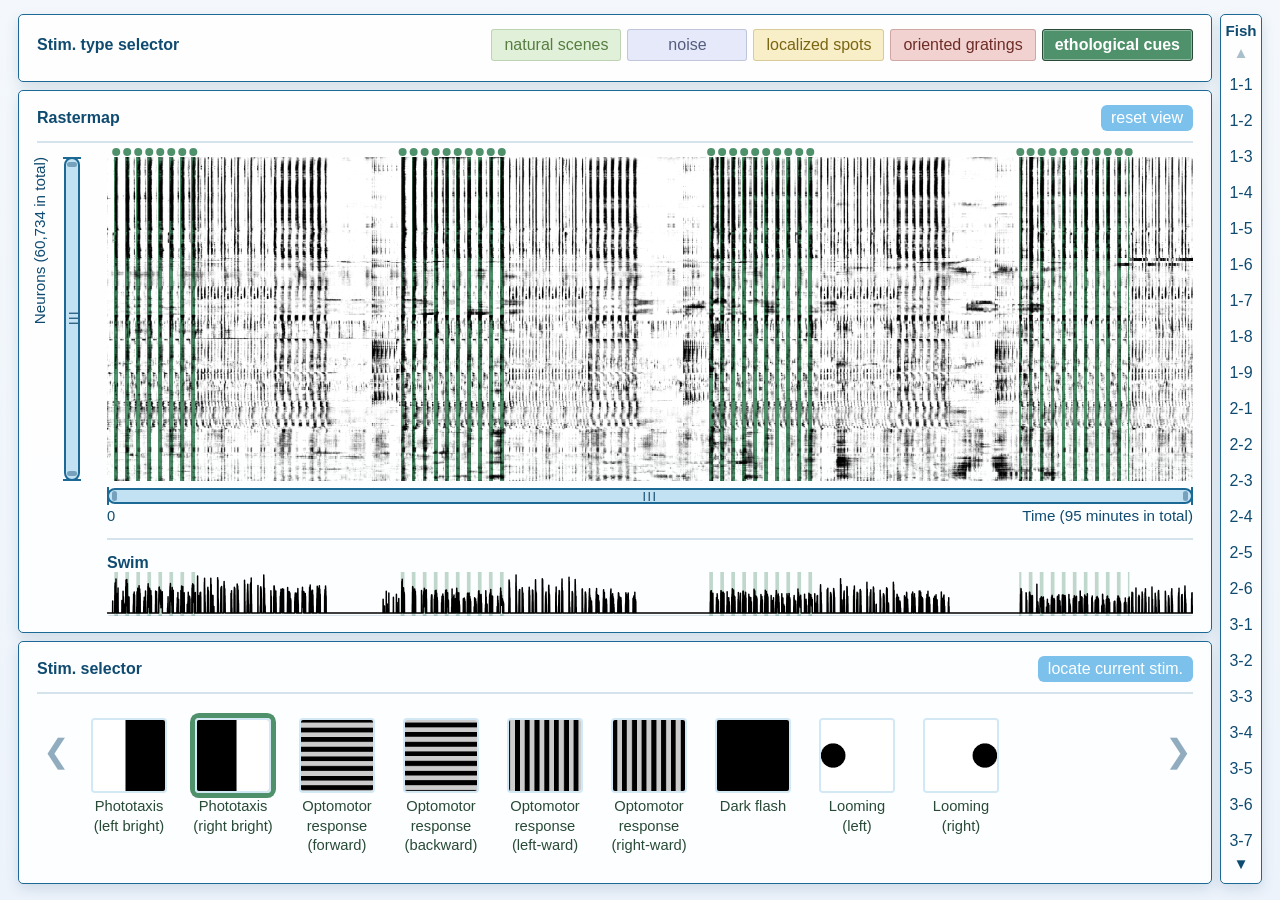
<file: index.html>
<!DOCTYPE html>
<html lang="en">
<head>
  <meta charset="UTF-8">
  <meta name="viewport" content="width=device-width, initial-scale=1.0">
  <title>Dataset Viewer</title>
  <link rel="stylesheet" href="styles.css">
</head>
<body>
  <div class="page-shell">
    <div class="status-banner hidden" id="statusBanner" role="status" aria-live="polite"></div>

    <div class="workspace-grid">
      <main class="main-column" id="mainColumn">
        <section class="panel selector-panel" id="selectorPanel">
          <div class="section-header section-header-inline">
            <h1>Stim. type selector</h1>
            <div class="stim-type-list" id="stimTypeList"></div>
          </div>
        </section>

        <section class="panel figure-panel" id="figurePanel">
          <div class="section-header">
            <h2>Rastermap</h2>
            <button class="ghost-button" id="resetViewButton" type="button">reset view</button>
          </div>

          <div class="figure-stack">
            <div class="response-row">
              <aside class="y-axis-panel">
                <div class="y-axis-track" id="yAxisTrack">
                  <span class="axis-cap axis-cap-top"></span>
                  <span class="axis-cap axis-cap-bottom"></span>
                  <div class="fake-slider fake-slider-vertical" id="ySliderThumb">
                    <span class="scrollbar-handle scrollbar-handle-start" data-edge="start"></span>
                    <span class="fake-slider-label">III</span>
                    <span class="scrollbar-handle scrollbar-handle-end" data-edge="end"></span>
                  </div>
                </div>
                <div class="axis-label axis-label-vertical neuron-label" id="neuronLabel">Neurons (0 in total)</div>
              </aside>

              <div class="image-stage-shell" id="imageStageShell">
                <svg class="interval-marker-strip hidden" id="intervalMarkerStrip" aria-hidden="true"></svg>
                <div class="image-stage" id="imageStage">
                  <div class="image-placeholder hidden" id="rasterPlaceholder"></div>
                  <div class="image-viewport hidden" id="imageViewport">
                    <svg class="figure-overlay-svg hidden" id="intervalOverlay" aria-hidden="true" preserveAspectRatio="none"></svg>
                    <img class="figure-image stim-overlay hidden" id="stimOverlay" alt="Stimulus overlay">
                    <img class="figure-image raster-image hidden" id="rasterImage" alt="Rastermap image">
                  </div>
                </div>
              </div>
            </div>

            <div class="time-axis-panel">
              <div class="time-axis-track" id="xAxisTrack">
                <span class="axis-cap axis-cap-left"></span>
                <span class="axis-cap axis-cap-right"></span>
                <div class="fake-slider fake-slider-horizontal" id="xSliderThumb">
                  <span class="scrollbar-handle scrollbar-handle-start" data-edge="start"></span>
                  <span class="fake-slider-label">III</span>
                  <span class="scrollbar-handle scrollbar-handle-end" data-edge="end"></span>
                </div>
              </div>
              <div class="time-axis-footer">
                <span class="time-axis-start">0</span>
                <span class="axis-label" id="timeLabel">Time (0 minutes in total)</span>
              </div>
            </div>

            <div class="swim-panel" id="swimPanel">
              <div class="swim-header">Swim</div>
              <div class="swim-stage" id="swimStage">
                <canvas class="swim-canvas hidden" id="swimCanvas" aria-label="Swim trace"></canvas>
                <img class="swim-image hidden" id="swimImage" alt="Swim signal">
                <div class="swim-empty" id="swimEmpty"></div>
              </div>
            </div>
          </div>
        </section>

        <section class="panel stim-panel" id="stimPanel">
          <div class="section-header section-header-inline">
            <h2>Stim. selector</h2>
            <button class="ghost-button" id="locateStimButton" type="button" title="locate current stim.">
              locate current stim.
            </button>
          </div>

          <div class="stim-gallery-shell">
            <button class="gallery-arrow" id="stimPrevButton" type="button" aria-label="Previous stimuli">&#10094;</button>
            <div class="stim-gallery" id="stimGallery" tabindex="0" aria-label="Stimulus selector"></div>
            <button class="gallery-arrow" id="stimNextButton" type="button" aria-label="Next stimuli">&#10095;</button>
          </div>
        </section>
      </main>

      <aside class="panel fish-panel" id="fishPanel">
        <div class="fish-title" id="fishTitle">Fish</div>

        <div class="fish-list-shell">
          <button class="fish-arrow" id="fishPrevButton" type="button" aria-label="Previous fish">
            &#9650;
          </button>

          <div class="fish-list" id="fishList" aria-label="Fish selector"></div>

          <button class="fish-arrow" id="fishNextButton" type="button" aria-label="Next fish">
            &#9660;
          </button>
        </div>
      </aside>
    </div>
  </div>

  <script src="resources/data.js"></script>
  <script src="resources/stim_intervals.js"></script>
  <script src="resources/swim_data.js"></script>
  <script src="app.js"></script>
</body>
</html>
</file>
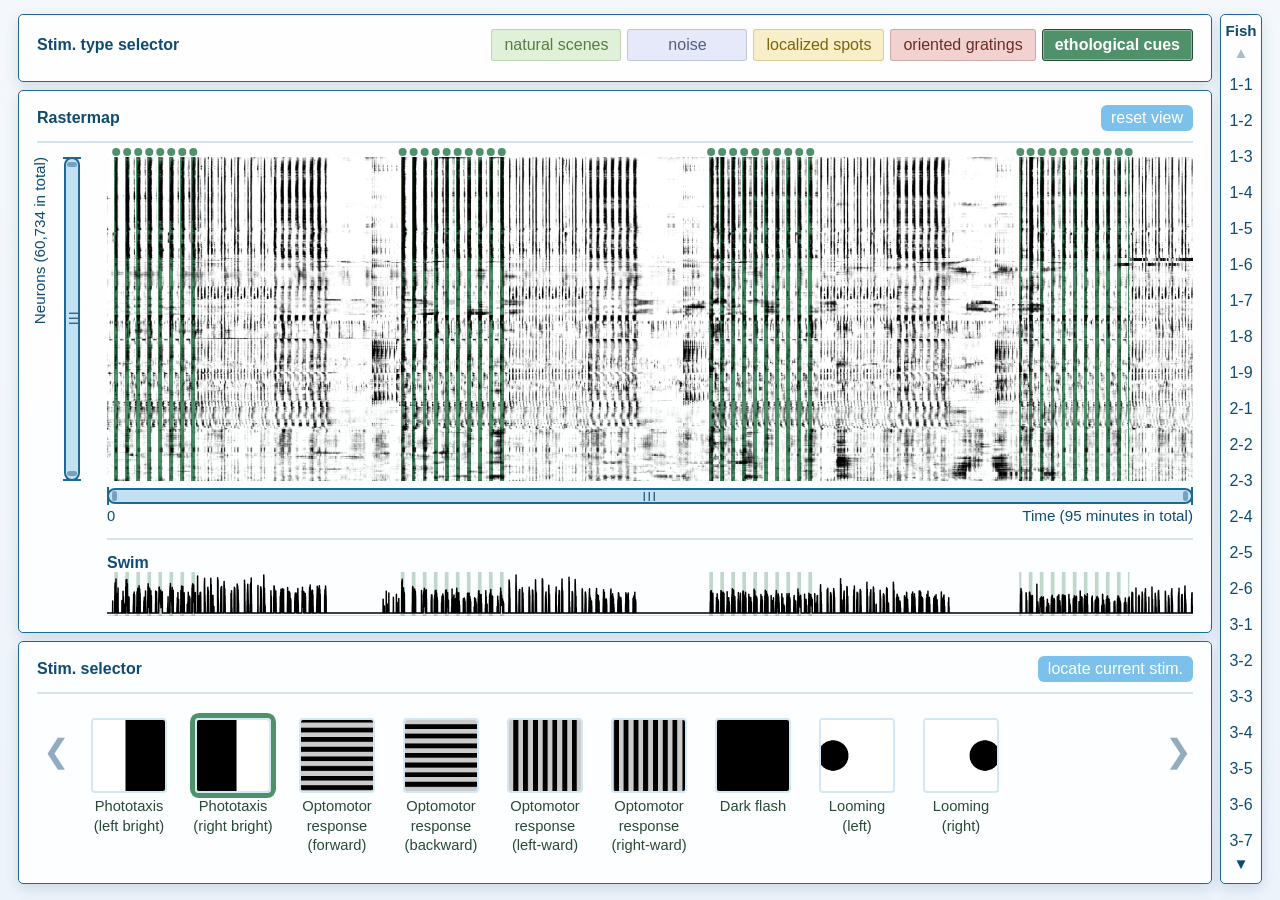
<file: click_here.html>
<!DOCTYPE html>
<html lang="en">
<head>
  <meta charset="UTF-8">
  <meta name="viewport" content="width=device-width, initial-scale=1.0">
  <title>Rastermap Viewer</title>
  <link rel="stylesheet" href="styles.css">
</head>
<body>
  <div class="page-shell">
    <div class="status-banner hidden" id="statusBanner" role="status" aria-live="polite"></div>

    <div class="workspace-grid">
      <main class="main-column" id="mainColumn">
        <section class="panel selector-panel" id="selectorPanel">
          <div class="section-header section-header-inline">
            <h1>Stim. type selector</h1>
            <div class="stim-type-list" id="stimTypeList"></div>
          </div>
        </section>

        <section class="panel figure-panel" id="figurePanel">
          <div class="section-header">
            <h2>Rastermap</h2>
            <button class="ghost-button" id="resetViewButton" type="button">reset view</button>
          </div>

          <div class="figure-stack">
            <div class="response-row">
              <aside class="y-axis-panel">
                <div class="y-axis-track" id="yAxisTrack">
                  <span class="axis-cap axis-cap-top"></span>
                  <span class="axis-cap axis-cap-bottom"></span>
                  <div class="fake-slider fake-slider-vertical" id="ySliderThumb">
                    <span class="scrollbar-handle scrollbar-handle-start" data-edge="start"></span>
                    <span class="fake-slider-label">III</span>
                    <span class="scrollbar-handle scrollbar-handle-end" data-edge="end"></span>
                  </div>
                </div>
                <div class="axis-label axis-label-vertical neuron-label" id="neuronLabel">Neurons (0 in total)</div>
              </aside>

              <div class="image-stage-shell" id="imageStageShell">
                <svg class="interval-marker-strip hidden" id="intervalMarkerStrip" aria-hidden="true"></svg>
                <div class="image-stage" id="imageStage">
                  <div class="image-placeholder hidden" id="rasterPlaceholder"></div>
                  <div class="image-viewport hidden" id="imageViewport">
                    <svg class="figure-overlay-svg hidden" id="intervalOverlay" aria-hidden="true" preserveAspectRatio="none"></svg>
                    <img class="figure-image stim-overlay hidden" id="stimOverlay" alt="Stimulus overlay">
                    <img class="figure-image raster-image hidden" id="rasterImage" alt="Rastermap image">
                  </div>
                </div>
              </div>
            </div>

            <div class="time-axis-panel">
              <div class="time-axis-track" id="xAxisTrack">
                <span class="axis-cap axis-cap-left"></span>
                <span class="axis-cap axis-cap-right"></span>
                <div class="fake-slider fake-slider-horizontal" id="xSliderThumb">
                  <span class="scrollbar-handle scrollbar-handle-start" data-edge="start"></span>
                  <span class="fake-slider-label">III</span>
                  <span class="scrollbar-handle scrollbar-handle-end" data-edge="end"></span>
                </div>
              </div>
              <div class="time-axis-footer">
                <span class="time-axis-start">0</span>
                <span class="axis-label" id="timeLabel">Time (0 minutes in total)</span>
              </div>
            </div>

            <div class="swim-panel" id="swimPanel">
              <div class="swim-header">Swim</div>
              <div class="swim-stage" id="swimStage">
                <canvas class="swim-canvas hidden" id="swimCanvas" aria-label="Swim trace"></canvas>
                <img class="swim-image hidden" id="swimImage" alt="Swim signal">
                <div class="swim-empty" id="swimEmpty"></div>
              </div>
            </div>
          </div>
        </section>

        <section class="panel stim-panel" id="stimPanel">
          <div class="section-header section-header-inline">
            <h2>Stim. selector</h2>
            <button class="ghost-button" id="locateStimButton" type="button" title="locate current stim.">
              locate current stim.
            </button>
          </div>

          <div class="stim-gallery-shell">
            <button class="gallery-arrow" id="stimPrevButton" type="button" aria-label="Previous stimuli">&#10094;</button>
            <div class="stim-gallery" id="stimGallery" tabindex="0" aria-label="Stimulus selector"></div>
            <button class="gallery-arrow" id="stimNextButton" type="button" aria-label="Next stimuli">&#10095;</button>
          </div>
        </section>
      </main>

      <aside class="panel fish-panel" id="fishPanel">
        <div class="fish-title" id="fishTitle">Fish</div>

        <div class="fish-list-shell">
          <button class="fish-arrow" id="fishPrevButton" type="button" aria-label="Previous fish">
            &#9650;
          </button>

          <div class="fish-list" id="fishList" aria-label="Fish selector"></div>

          <button class="fish-arrow" id="fishNextButton" type="button" aria-label="Next fish">
            &#9660;
          </button>
        </div>
      </aside>
    </div>
  </div>

  <script src="resources/data.js"></script>
  <script src="resources/stim_intervals.js"></script>
  <script src="resources/swim_data.js"></script>
  <script src="app.js"></script>
</body>
</html>
</file>
<file: styles.css>
﻿:root {
  --page-bg: #edf3fb;
  --panel-bg: rgba(255, 255, 255, 0.9);
  --panel-border: #1d6995;
  --text-strong: #0f4b70;
  --text-muted: #7e9aaf;
  --track: #d2e8f4;
  --shadow: 0 5px 14px rgba(17, 72, 106, 0.14);
  --radius-lg: 5px;
  --radius-md: 3px;
  --radius-sm: 3px;
  --response-axis-width: 64px;
  --response-axis-gap: 6px;
}

* {
  box-sizing: border-box;
}

body {
  margin: 0;
  font-family: "Segoe UI", Tahoma, sans-serif;
  background: linear-gradient(180deg, #f4f8fc 0%, var(--page-bg) 100%);
  color: var(--text-strong);
}

button,
input,
select {
  font: inherit;
}

.page-shell {
  min-height: 100vh;
  padding: 14px 18px;
}

.workspace-grid {
  display: grid;
  grid-template-columns: minmax(0, 1fr) 42px;
  gap: 8px;
  align-items: stretch;
}

.main-column {
  display: grid;
  gap: 8px;
}

.panel {
  background: var(--panel-bg);
  border: 1px solid var(--panel-border);
  border-radius: var(--radius-lg);
  box-shadow: var(--shadow);
}

.selector-panel {
  padding: 14px 18px 16px;
  height: 68px;
  display: block;
  overflow: hidden;
}

.figure-panel,
.stim-panel {
  padding: 14px 18px 16px;
}

.section-header,
.section-header-inline {
  display: flex;
  align-items: center;
  justify-content: space-between;
  gap: 16px;
  border-bottom: 2px solid rgba(29, 105, 149, 0.18);
  padding-bottom: 10px;
}

/* .selector-panel .section-header-inline {
  border-bottom: none;
  padding-bottom: 0;
} */

.selector-panel .section-header.section-header-inline {
  height: 32px;
  min-height: 32px;
  display: flex;
  align-items: center;
  border-bottom: none !important;
  padding-bottom: 0 !important;
}

.section-header-inline h1,
.section-header-inline h2,
.section-header h2,
.swim-header {
  margin: 0;
}

h1,
h2,
.swim-header,
.fish-title {
  font-size: 1rem;
  font-weight: 700;
  color: var(--text-strong);
}

.stim-type-list {
  display: flex;
  flex-wrap: nowrap;
  justify-content: flex-end;
  gap: 6px;
}

.stim-type-button {
  min-width: 120px;
  padding: 6px 12px;
  border-radius: var(--radius-sm);
  border: 1px solid transparent;
  background: rgba(210, 232, 244, 0.48);
  color: var(--text-muted);
  cursor: pointer;
  transition: transform 120ms ease, box-shadow 120ms ease, border-color 120ms ease, background-color 120ms ease;
  white-space: nowrap;
}

.stim-type-button:hover,
.stim-type-button:focus-visible {
  transform: translateY(-1px);
  box-shadow: 0 6px 14px rgba(17, 72, 106, 0.12);
}

.stim-type-button.is-active {
  border-color: currentColor;
  box-shadow: inset 0 0 0 1px rgba(255, 255, 255, 0.35);
}

.ghost-button {
  border: none;
  border-radius: 6px;
  background: #7bc1ec;
  color: #ffffff;
  padding: 4px 10px;
  cursor: pointer;
}

.ghost-button:disabled,
.gallery-arrow:disabled {
  opacity: 0.45;
  cursor: default;
}

.y-axis-panel {
  position: relative;
  align-self: stretch;
  height: 100%;
}

.y-axis-track {
  position: absolute;
  top: 0;
  bottom: 0;
  left: 34px;
  width: 2px;
  background: var(--track);
}

.axis-cap {
  position: absolute;
  background: var(--panel-border);
}

.axis-cap-top,
.axis-cap-bottom {
  left: -8px;
  width: 18px;
  height: 2px;
}

.axis-cap-top {
  top: 0;
}

.axis-cap-bottom {
  bottom: 0;
}

.axis-cap-left,
.axis-cap-right {
  top: -8px;
  width: 2px;
  height: 18px;
}

.axis-cap-left {
  left: 0;
}

.axis-cap-right {
  right: 0;
}

.fake-slider {
  position: absolute;
  display: grid;
  place-items: center;
  background: #c2e1f3;
  border: 2px solid var(--panel-border);
  border-radius: 999px;
  color: var(--text-strong);
  font-size: 0.78rem;
  letter-spacing: 0.12em;
  user-select: none;
  touch-action: none;
}

.fake-slider-vertical {
  left: -7px;
  width: 16px;
  cursor: grab;
}

.fake-slider-vertical .fake-slider-label {
  display: inline-block;
  transform: rotate(90deg);
}

.fake-slider-horizontal {
  top: -7px;
  height: 16px;
  cursor: grab;
}

.fake-slider-label {
  pointer-events: none;
}

.scrollbar-handle {
  position: absolute;
  background: rgba(15, 75, 112, 0.42);
  border-radius: 999px;
}

.scrollbar-handle-start,
.scrollbar-handle-end {
  z-index: 1;
}

.fake-slider-vertical .scrollbar-handle {
  left: 50%;
  width: 10px;
  height: 5px;
  margin-left: -5px;
  cursor: ns-resize;
}

.fake-slider-vertical .scrollbar-handle-start {
  top: 3px;
}

.fake-slider-vertical .scrollbar-handle-end {
  bottom: 3px;
}

.fake-slider-horizontal .scrollbar-handle {
  top: 50%;
  width: 5px;
  height: 10px;
  margin-top: -5px;
  cursor: ew-resize;
}

.fake-slider-horizontal .scrollbar-handle-start {
  left: 3px;
}

.fake-slider-horizontal .scrollbar-handle-end {
  right: 3px;
}

.axis-label {
  white-space: nowrap;
  font-size: 0.95rem;
}

.axis-label-vertical {
  writing-mode: vertical-rl;
  transform: rotate(180deg);
}

.figure-stack {
  display: grid;
  gap: 14px;
  padding-top: 14px;
}

.response-row {
  display: grid;
  grid-template-columns: var(--response-axis-width) minmax(0, 1fr);
  gap: var(--response-axis-gap);
  align-items: stretch;
}

.neuron-label {
  position: absolute;
  top: 0;
  left: -6px;
  pointer-events: none;
}

.image-stage {
  position: relative;
  min-height: 324px;
  border-radius: var(--radius-md);
  overflow: hidden;
  background: rgba(255, 255, 255, 0.82);
  cursor: grab;
  touch-action: none;
  user-select: none;
}

.image-stage.is-dragging {
  cursor: grabbing;
}

.image-stage.is-disabled {
  cursor: default;
}

.image-stage-shell {
  position: relative;
}

.interval-marker-strip {
  position: absolute;
  left: 0;
  top: -9px;
  width: 100%;
  height: 8px;
  overflow: hidden;
  pointer-events: none;
}

.image-viewport {
  position: absolute;
  inset: 0;
  transform-origin: top left;
  pointer-events: none;
}

.figure-overlay-svg {
  position: absolute;
  inset: 0;
  width: 100%;
  height: 100%;
  z-index: 1;
  pointer-events: none;
}

.figure-image,
.swim-image {
  display: block;
  width: 100%;
}

.figure-image {
  position: absolute;
  inset: 0;
  height: 100%;
  object-fit: fill;
}

.raster-image {
  z-index: 2;
}

.stim-overlay {
  z-index: 1;
}

.image-placeholder,
.swim-empty {
  display: grid;
  place-items: center;
  min-height: 100%;
  color: var(--text-muted);
  background:
    linear-gradient(135deg, rgba(184, 218, 238, 0.22), rgba(255, 255, 255, 0.72)),
    repeating-linear-gradient(-45deg, rgba(29, 105, 149, 0.06) 0 12px, transparent 12px 24px);
  text-align: center;
  padding: 24px;
}

.hidden {
  display: none !important;
}

.time-axis-panel {
  display: grid;
  gap: 10px;
  margin-left: calc(var(--response-axis-width) + var(--response-axis-gap));
}

.time-axis-track {
  position: relative;
  height: 2px;
  background: var(--track);
}

.time-axis-track,
.y-axis-track {
  user-select: none;
}

.time-axis-footer {
  display: flex;
  align-items: center;
  justify-content: space-between;
  gap: 16px;
}

.time-axis-start {
  font-size: 0.92rem;
}

.swim-panel {
  border-top: 2px solid rgba(29, 105, 149, 0.18);
  padding-top: 14px;
  margin-left: calc(var(--response-axis-width) + var(--response-axis-gap));
}

.swim-stage {
  position: relative;
  min-height: 44px;
  border-radius: var(--radius-sm);
  overflow: hidden;
}

.swim-canvas,
.swim-image,
.swim-empty {
  position: absolute;
  inset: 0;
}

.swim-canvas {
  display: block;
  width: 100%;
  height: 100%;
}

.stim-gallery-shell {
  display: grid;
  grid-template-columns: 34px minmax(0, 1fr) 34px;
  gap: 10px;
  align-items: start;
  padding-top: 14px;
}

.gallery-arrow {
  border: none;
  background: transparent;
  color: var(--text-strong);
  font-size: 2rem;
  cursor: pointer;
  line-height: 1;
  align-self: start;
  margin-top: 26px;
}

.stim-gallery {
  display: flex;
  gap: 12px;
  overflow-x: auto;
  scroll-behavior: smooth;
  scrollbar-width: none;
  padding: 4px 2px 2px;
}

.stim-gallery::-webkit-scrollbar {
  display: none;
}

.stim-card {
  flex: 0 0 92px;
  display: flex;
  flex-direction: column;
  align-items: stretch;
  justify-content: flex-start;
  align-self: flex-start;
  border-radius: var(--radius-sm);
  padding: 4px 4px 8px;
  border: 2px solid transparent;
  cursor: pointer;
  text-align: center;
  color: var(--text-strong);
  background: transparent;
}

.stim-card img,
.stim-card .stim-thumb-fallback {
  width: 94%;
  aspect-ratio: 1 / 1;
  margin: 0 auto;
  border-radius: 4px;
  object-fit: cover;
  background: rgba(255, 255, 255, 0.92);
  border: 2px solid var(--track);
}

.stim-thumb-fallback {
  display: grid;
  place-items: center;
  color: var(--text-muted);
  font-size: 0.72rem;
  padding: 8px;
  border: 1px dashed rgba(29, 105, 149, 0.25);
}

.stim-card span {
  display: block;
  min-height: 2.6em;
  font-size: 0.92rem;
  padding-top: 4px;
  line-height: 1.3;
}

.stim-card.is-active img,
.stim-card.is-active .stim-thumb-fallback {
  box-shadow: inset 0 0 0 5px var(--stim-accent, currentColor), 0 0 0 5px var(--stim-accent, currentColor);
}

/* .stim-card.is-active span {
  color: #ffffff;
  font-weight: 700;
} */

.fish-panel {
  position: relative;
  display: block;
  align-self: stretch;
  height: 100%;
  min-height: 0;
  padding: 8px 4px;
  overflow: hidden;
}

.fish-list-shell {
  position: absolute;
  left: 4px;
  right: 4px;
  top: var(--fish-list-top, 32px);
  bottom: 8px;
  display: grid;
  grid-template-rows: 22px minmax(0, 1fr) 22px;
  gap: 4px;
  min-height: 0;
}

.fish-arrow {
  border: none;
  background: transparent;
  color: var(--text-strong);
  font-size: 0.95rem;
  line-height: 1;
  cursor: pointer;
  padding: 0;
  display: grid;
  place-items: center;
}

.fish-arrow:disabled {
  opacity: 0.35;
  cursor: default;
}

.fish-title {
  position: absolute;
  top: 8px;
  left: 50%;
  transform: translateX(-50%);
  writing-mode: horizontal-tb;
  justify-self: center;
  margin-bottom: 0;
  font-size: 0.95rem;
  line-height: 1;
  white-space: nowrap;
}

.fish-list {
  overflow-y: auto;
  scrollbar-width: none;
  min-height: 0;
  padding: 2px 0;
  display: flex;
  flex-direction: column;
  align-items: center;
  gap: 6px;
}

.fish-list::-webkit-scrollbar {
  display: none;
}

.fish-item {
  min-width: 32px;
  padding: 6px 0;
  border: none;
  border-radius: 8px;
  background: transparent;
  color: var(--text-strong);
  cursor: pointer;
}

.fish-item.is-active {
  font-weight: 700;
}

.status-banner {
  margin-bottom: 12px;
  padding: 10px 14px;
  border-radius: var(--radius-md);
  background: #fff3cd;
  color: #845d09;
  border: 1px solid #f0d27d;
}

@media (max-width: 960px) {
  .page-shell {
    padding: 9px;
  }

  .workspace-grid {
    grid-template-columns: 1fr;
  }

  .fish-panel {
    grid-template-columns: auto 1fr;
    grid-template-rows: 1fr;
    align-items: center;
    min-height: 90px;
  }

  .fish-title {
    position: static;
    top: auto;
    left: auto;
    transform: none;
    writing-mode: horizontal-tb;
    margin-bottom: 0;
    margin-right: 8px;
  }

  .fish-list {
    position: static;
    left: auto;
    right: auto;
    top: auto;
    bottom: auto;
    flex-direction: row;
    overflow-x: auto;
    overflow-y: hidden;
    justify-content: flex-start;
    padding: 0 2px;
  }

  .fish-item {
    min-width: 56px;
    padding: 8px 10px;
  }

  .stim-type-list {
    justify-content: flex-start;
  }
}
</file>
